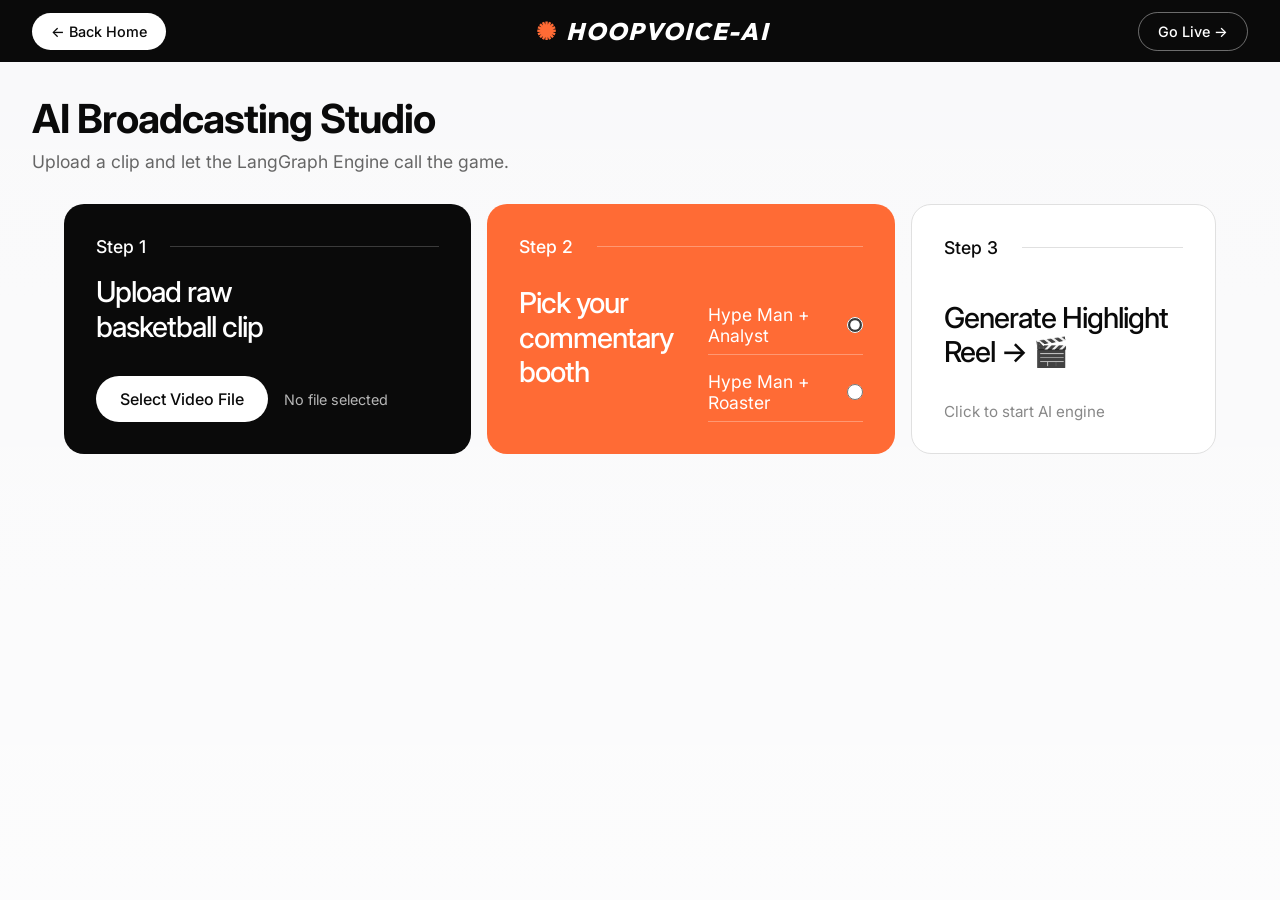
<file: frontend/app.html>
<!DOCTYPE html>
<html lang="en">

<head>
    <meta charset="UTF-8">
    <meta name="viewport" content="width=device-width, initial-scale=1.0">
    <title>HoopVoice AI | Dashboard</title>
    <link rel="stylesheet" href="style.css">
    <link
        href="https://fonts.googleapis.com/css2?family=Inter:wght@400;500;600;700&family=Outfit:wght@800;900&display=swap"
        rel="stylesheet">
</head>

<body class="app-body">
    <nav class="navbar">
        <div class="nav-left">
            <a href="index.html" class="nav-btn btn-white" style="text-decoration: none;">← Back Home</a>
        </div>
        <div class="nav-center">
            <h1 class="logo"><span>✺</span> HOOPVOICE-AI</h1>
        </div>
        <div class="nav-right">
            <a href="live.html" class="nav-btn btn-outline" style="text-decoration: none;">Go Live →</a>
        </div>
    </nav>

    <main class="dashboard-section">
        <div class="dashboard-header">
            <h2>AI Broadcasting Studio</h2>
            <p>Upload a clip and let the LangGraph Engine call the game.</p>
        </div>

        <section class="interaction-grid dashboard-grid">
            <!-- Step 1: Upload -->
            <div class="card card-dark">
                <div class="card-header">
                    <span class="step-label">Step 1</span>
                    <div class="line"></div>
                </div>
                <div class="card-body">
                    <h3>Upload raw<br>basketball clip</h3>
                    <div class="upload-controls">
                        <label for="video-upload" class="upload-btn">Select Video File</label>
                        <input type="file" id="video-upload" accept="video/mp4" hidden>
                        <span id="file-name" class="file-name">No file selected</span>
                    </div>
                </div>
            </div>

            <!-- Step 2: Persona -->
            <div class="card card-orange">
                <div class="card-header">
                    <span class="step-label">Step 2</span>
                    <div class="line line-orange"></div>
                </div>
                <div class="card-body row-body">
                    <h3>Pick your<br>commentary booth</h3>
                    <div class="radio-group">
                        <label class="radio-option">
                            <span>Hype Man + Analyst</span>
                            <input type="radio" name="persona" value="analytical" checked>
                        </label>
                        <label class="radio-option">
                            <span>Hype Man + Roaster</span>
                            <input type="radio" name="persona" value="roaster">
                        </label>
                    </div>
                </div>
            </div>

            <!-- Step 3: Generate -->
            <div class="card card-light" id="generate-card">
                <div class="card-header">
                    <span class="step-label">Step 3</span>
                    <div class="line line-light"></div>
                </div>
                <div class="card-body generate-body">
                    <h3>Generate Highlight<br>Reel → 🎬</h3>
                    <p class="status-text" id="status-text">Click to start AI engine</p>
                    <div class="progress-bar-container" id="progress-container">
                        <div class="progress-bar" id="progress-bar"></div>
                    </div>
                    <video id="output-video" controls
                        style="display: none; width: 100%; max-height: 450px; background: #000; border-radius: 10px; margin-top: 1.5rem;"></video>

                    <!-- Logs Container -->
                    <div id="logs-container" style="display: none; margin-top: 1.5rem; text-align: left;">
                        <button id="toggle-scout" class="btn-outline"
                            style="width: 100%; border: 1px solid #ddd; color: var(--dark); margin-bottom: 0.5rem;">Toggle
                            Scout Logs</button>
                        <pre id="scout-logs"
                            style="display: none; background: #1e1e1e; color: #d4d4d4; padding: 1rem; border-radius: 8px; font-size: 0.85rem; overflow-x: auto; max-height: 200px;"></pre>

                        <button id="toggle-writer" class="btn-outline"
                            style="width: 100%; border: 1px solid #ddd; color: var(--dark); margin-bottom: 0.5rem;">Toggle
                            Writer Script</button>
                        <pre id="writer-logs"
                            style="display: none; background: #1e1e1e; color: #d4d4d4; padding: 1rem; border-radius: 8px; font-size: 0.85rem; overflow-x: auto; max-height: 200px;"></pre>
                    </div>
                </div>
            </div>
        </section>
    </main>

    <script src="script.js"></script>
</body>

</html>
</file>
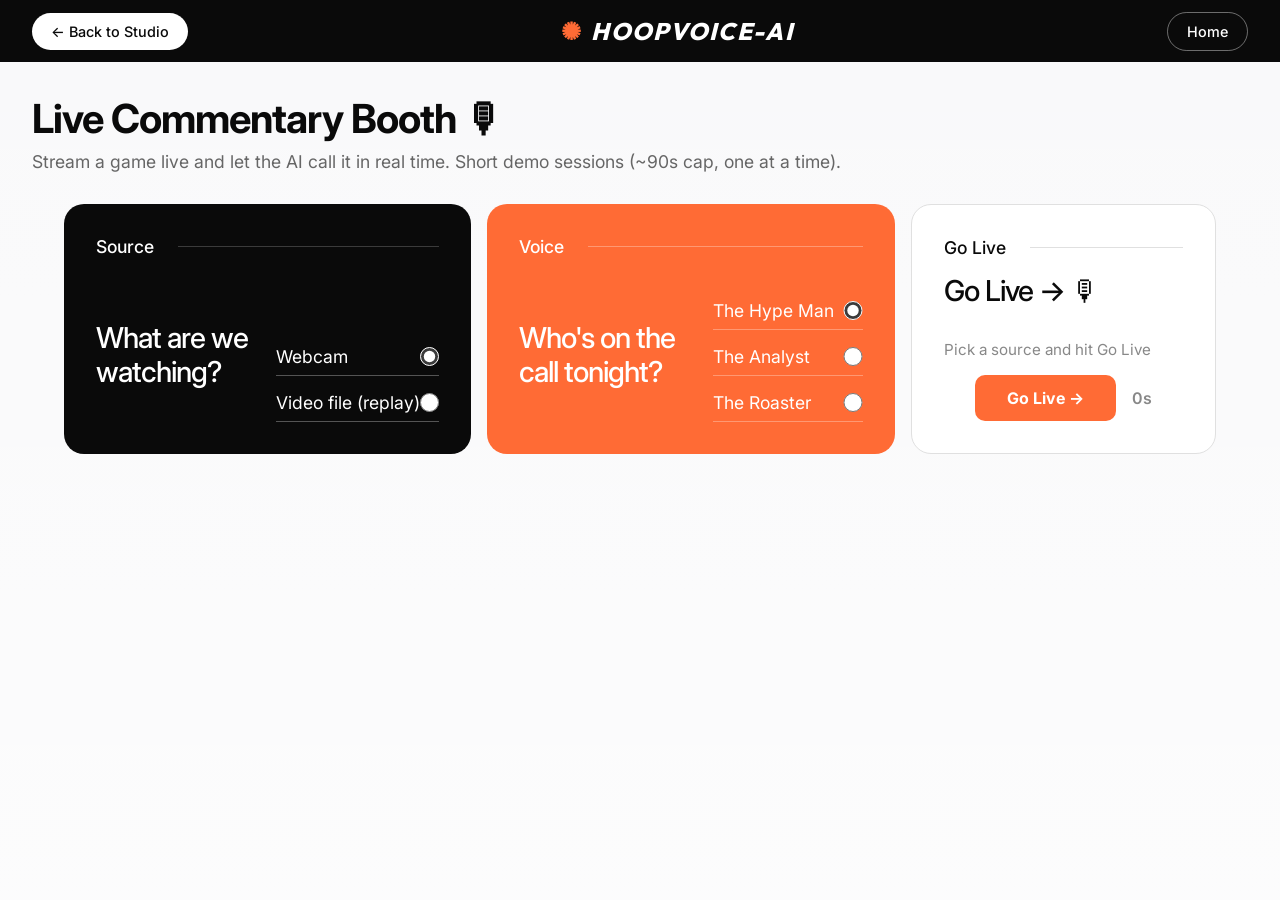
<file: frontend/live.html>
<!DOCTYPE html>
<html lang="en">

<head>
    <meta charset="UTF-8">
    <meta name="viewport" content="width=device-width, initial-scale=1.0">
    <title>HoopVoice AI | Live Booth</title>
    <link rel="stylesheet" href="style.css">
    <link
        href="https://fonts.googleapis.com/css2?family=Inter:wght@400;500;600;700&family=Outfit:wght@800;900&display=swap"
        rel="stylesheet">
</head>

<body class="app-body">
    <nav class="navbar">
        <div class="nav-left">
            <a href="app.html" class="nav-btn btn-white" style="text-decoration: none;">← Back to Studio</a>
        </div>
        <div class="nav-center">
            <h1 class="logo"><span>✺</span> HOOPVOICE-AI</h1>
        </div>
        <div class="nav-right">
            <a href="index.html" class="nav-btn btn-outline" style="text-decoration: none;">Home</a>
        </div>
    </nav>

    <main class="dashboard-section">
        <div class="dashboard-header">
            <h2>Live Commentary Booth 🎙</h2>
            <p>Stream a game live and let the AI call it in real time. Short demo sessions (~90s cap, one at a time).</p>
        </div>

        <section class="interaction-grid dashboard-grid">
            <!-- Source -->
            <div class="card card-dark">
                <div class="card-header">
                    <span class="step-label">Source</span>
                    <div class="line"></div>
                </div>
                <div class="card-body row-body">
                    <h3>What are we<br>watching?</h3>
                    <div class="radio-group">
                        <label class="radio-option">
                            <span>Webcam</span>
                            <input type="radio" name="live-source" value="webcam" checked>
                        </label>
                        <label class="radio-option">
                            <span>Video file (replay)</span>
                            <input type="radio" name="live-source" value="file">
                        </label>
                    </div>
                    <div class="upload-controls" id="file-source" style="display: none; margin-top: 1rem;">
                        <label for="live-file" class="upload-btn">Select Video File</label>
                        <input type="file" id="live-file" accept="video/mp4" hidden>
                        <span id="live-file-name" class="file-name">No file selected</span>
                    </div>
                </div>
            </div>

            <!-- Voice -->
            <div class="card card-orange">
                <div class="card-header">
                    <span class="step-label">Voice</span>
                    <div class="line line-orange"></div>
                </div>
                <div class="card-body row-body">
                    <h3>Who's on the<br>call tonight?</h3>
                    <div class="radio-group">
                        <label class="radio-option">
                            <span>The Hype Man</span>
                            <input type="radio" name="live-persona" value="play_by_play" checked>
                        </label>
                        <label class="radio-option">
                            <span>The Analyst</span>
                            <input type="radio" name="live-persona" value="analytical">
                        </label>
                        <label class="radio-option">
                            <span>The Roaster</span>
                            <input type="radio" name="live-persona" value="roaster">
                        </label>
                    </div>
                </div>
            </div>

            <!-- Go Live -->
            <div class="card card-light" id="live-card">
                <div class="card-header">
                    <span class="step-label">Go Live</span>
                    <div class="line line-light"></div>
                </div>
                <div class="card-body generate-body">
                    <h3>Go Live → 🎙</h3>
                    <p class="status-text" id="live-status">Pick a source and hit Go Live</p>
                    <video id="live-preview" autoplay muted playsinline
                        style="display: none; width: 100%; max-height: 300px; background: #000; border-radius: 10px; object-fit: cover;"></video>
                    <p id="live-captions"
                        style="display: none; margin-top: 1rem; min-height: 2.5em; font-style: italic; color: #555;"></p>
                    <div style="margin-top: 1rem; display: flex; gap: 1rem; justify-content: center; align-items: center;">
                        <button id="go-live-btn"
                            style="background: var(--orange); color: #fff; border: none; padding: 0.8rem 2rem; border-radius: 10px; font-weight: 700; font-family: inherit; font-size: 1rem; cursor: pointer;">Go
                            Live <span class="arrow">→</span></button>
                        <button id="stop-live-btn" class="btn-outline"
                            style="display: none; border: 1px solid #ddd; color: var(--dark); padding: 0.8rem 2rem; border-radius: 10px; background: none; font-family: inherit; font-weight: 700; cursor: pointer;">Stop</button>
                        <span id="live-timer" style="font-weight: 600; color: #888;">0s</span>
                    </div>
                </div>
            </div>
        </section>
    </main>

    <script src="live.js"></script>
</body>

</html>
</file>
<file: frontend/style.css>
:root {
    --bg-light: #fefefe;
    --dark: #0a0a0a;
    --orange: #ff6b35;
    --font-sans: 'Inter', sans-serif;
    --font-display: 'Outfit', sans-serif;
}

* {
    box-sizing: border-box;
    margin: 0;
    padding: 0;
}

body {
    background-color: var(--bg-light);
    background-image:
        linear-gradient(rgba(255, 255, 255, 0.40), rgba(255, 255, 255, 0.70)),
        url('https://images.unsplash.com/photo-1542652694-40abf526446e?q=80&w=2070&auto=format&fit=crop');
    background-size: cover;
    background-position: center;
    background-attachment: fixed;
    color: var(--dark);
    font-family: var(--font-sans);
    min-height: 100vh;
    display: flex;
    flex-direction: column;
}

/* Navbar */
.navbar {
    display: flex;
    justify-content: space-between;
    align-items: center;
    padding: 1rem 2rem;
    background-color: var(--dark);
    color: white;
}

.nav-btn {
    padding: 0.6rem 1.2rem;
    border-radius: 50px;
    font-size: 0.9rem;
    font-weight: 500;
    cursor: pointer;
    border: none;
    transition: all 0.2s ease;
}

.btn-white {
    background: white;
    color: var(--dark);
}

.btn-outline {
    background: transparent;
    color: white;
    border: 1px solid rgba(255, 255, 255, 0.4);
}

.btn-outline:hover {
    border-color: white;
}

.logo {
    font-family: var(--font-display);
    font-size: 1.5rem;
    font-weight: 800;
    letter-spacing: 2px;
    display: flex;
    align-items: center;
    gap: 0.5rem;
    font-style: italic;
}

.logo span {
    color: var(--orange);
    font-style: normal;
}

/* Hero Section */
.hero-section {
    display: grid;
    grid-template-columns: 1fr 1fr;
    padding: 2rem 2rem;
    flex: 1;
    overflow: hidden;
}

.hero-content {
    display: flex;
    flex-direction: column;
    justify-content: center;
    align-items: flex-start;
    padding-right: 2rem;
}

.hero-title {
    font-size: 5.5vw;
    line-height: 0.95;
    font-weight: 600;
    letter-spacing: -2px;
    margin-bottom: 2rem;
}

.hero-title span {
    font-style: italic;
    font-weight: 400;
}

.hero-cta-box {
    background-color: var(--dark);
    padding: 0.3rem;
    border-radius: 50px;
    width: 80%;
}

.cta-input-btn {
    width: 100%;
    background: transparent;
    border: 1px solid rgba(255, 255, 255, 0.2);
    border-radius: 50px;
    padding: 1rem 1.5rem;
    color: rgba(255, 255, 255, 0.7);
    text-align: left;
    display: flex;
    justify-content: space-between;
    align-items: center;
    cursor: pointer;
    font-size: 1rem;
}

.cta-input-btn .arrow {
    color: white;
}

.hero-visual {
    display: flex;
    justify-content: flex-end;
    align-items: center;
}

/* THE HERO VISUAL */
.mascot-container {
    width: 100%;
    height: 100%;
    display: flex;
    justify-content: flex-end;
    align-items: center;
}

.landing-image {
    max-width: 90%;
    max-height: 80vh;
    border-radius: 20px;
    object-fit: cover;
    box-shadow: -20px 20px 60px rgba(0, 0, 0, 0.1);
}

/* Dashboard Layout */
.app-body {
    background-color: #f5f5f7;
}

.dashboard-section {
    padding: 2rem;
    max-width: 1400px;
    margin: 0 auto;
    width: 100%;
}

.dashboard-header {
    margin-bottom: 2rem;
}

.dashboard-header h2 {
    font-size: 2.5rem;
    font-weight: 700;
    letter-spacing: -1px;
    margin-bottom: 0.5rem;
}

.dashboard-header p {
    color: #666;
    font-size: 1.1rem;
}

.dashboard-grid {
    padding: 0;
}

/* Interaction Grid */
.interaction-grid {
    display: grid;
    grid-template-columns: 4fr 4fr 3fr;
    gap: 1rem;
    padding: 0 2rem 2rem 2rem;
}

.card {
    border-radius: 20px;
    padding: 2rem;
    display: flex;
    flex-direction: column;
    min-height: 250px;
}

.card-header {
    display: flex;
    align-items: center;
    gap: 1.5rem;
    margin-bottom: auto;
}

.step-label {
    font-size: 1.1rem;
    font-weight: 500;
}

.line {
    flex: 1;
    height: 1px;
    background: currentColor;
    opacity: 0.2;
}

.line-orange {
    opacity: 0.3;
}

.line-light {
    opacity: 1;
    background: #e0e0e0;
}

.card-dark {
    background: var(--dark);
    color: white;
}

.card-orange {
    background: var(--orange);
    color: white;
}

.card-light {
    background: white;
    color: var(--dark);
    border: 1px solid #e0e0e0;
    cursor: pointer;
    transition: transform 0.2s;
}

.card-light:hover {
    transform: translateY(-5px);
    box-shadow: 0 10px 20px rgba(0, 0, 0, 0.05);
}

.card h3 {
    font-size: 1.8rem;
    font-weight: 500;
    margin-bottom: 2rem;
    line-height: 1.2;
    letter-spacing: -1px;
}

/* Controls - Step 1 */
.upload-controls {
    display: flex;
    align-items: center;
    gap: 1rem;
}

.upload-btn {
    background: white;
    color: var(--dark);
    padding: 0.8rem 1.5rem;
    border-radius: 50px;
    font-weight: 500;
    cursor: pointer;
    display: inline-block;
    transition: opacity 0.2s;
}

.upload-btn:hover {
    opacity: 0.9;
}

.file-name {
    font-size: 0.9rem;
    opacity: 0.7;
}

/* Options - Step 2 */
.row-body {
    display: flex;
    flex-direction: row;
    justify-content: space-between;
    align-items: flex-end;
}

.radio-group {
    display: flex;
    flex-direction: column;
    gap: 1rem;
    min-width: 150px;
}

.radio-option {
    display: flex;
    align-items: center;
    justify-content: space-between;
    font-size: 1.1rem;
    cursor: pointer;
    border-bottom: 1px solid rgba(255, 255, 255, 0.3);
    padding-bottom: 0.5rem;
}

.radio-option input {
    accent-color: white;
    width: 1.2rem;
    height: 1.2rem;
}

/* Generate - Step 3 */
.generate-body {
    display: flex;
    flex-direction: column;
    justify-content: flex-end;
}

.status-text {
    font-size: 0.95rem;
    color: #888;
}

.progress-bar-container {
    width: 100%;
    height: 4px;
    background: #f0f0f0;
    margin-top: 1rem;
    border-radius: 2px;
    overflow: hidden;
    display: none;
}

.progress-bar {
    width: 0%;
    height: 100%;
    background: var(--orange);
    transition: width 0.3s ease;
}

@media (max-width: 1024px) {
    .interaction-grid {
        grid-template-columns: 1fr;
    }

    .hero-section {
        grid-template-columns: 1fr;
        text-align: center;
    }

    .hero-content {
        align-items: center;
        padding-right: 0;
    }

    .hero-title {
        font-size: 10vw;
    }

    .landing-image {
        max-width: 100%;
        margin-top: 2rem;
    }

    .dashboard-section {
        padding: 1rem;
    }
}
</file>
